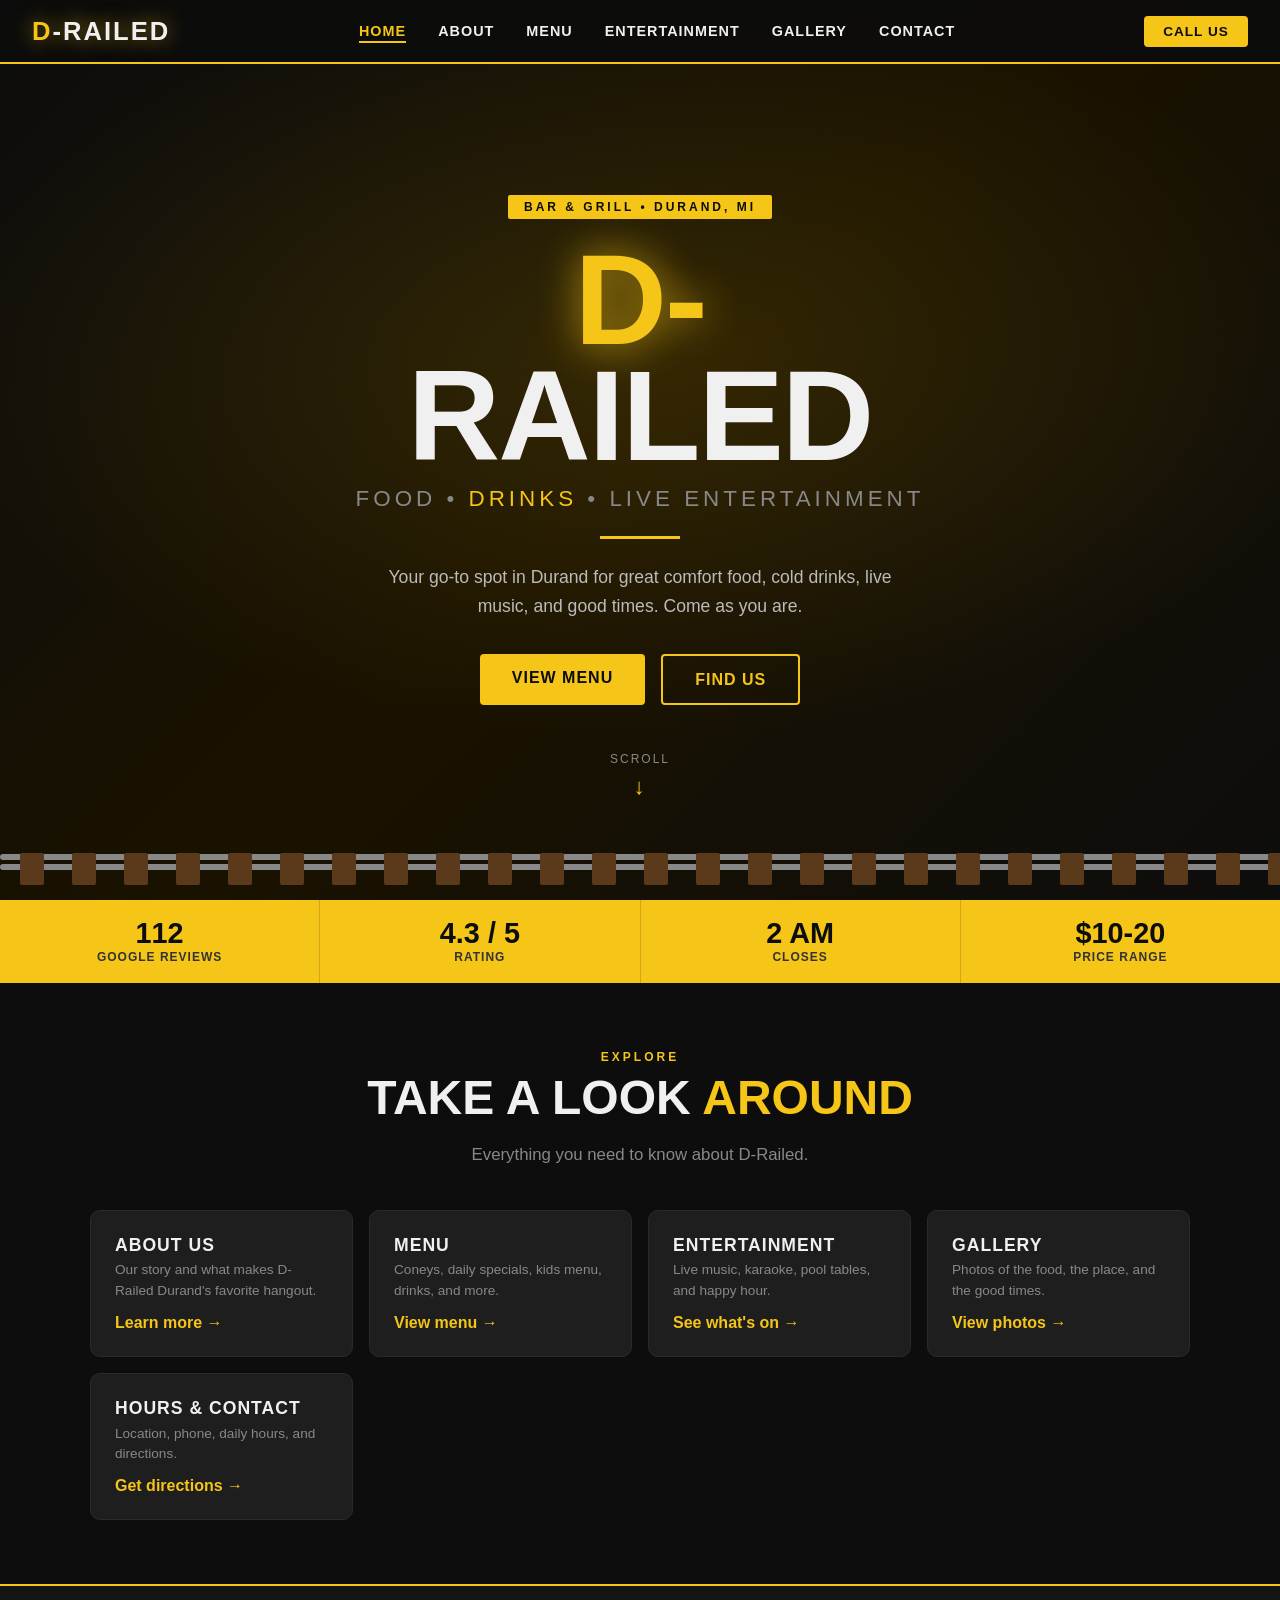
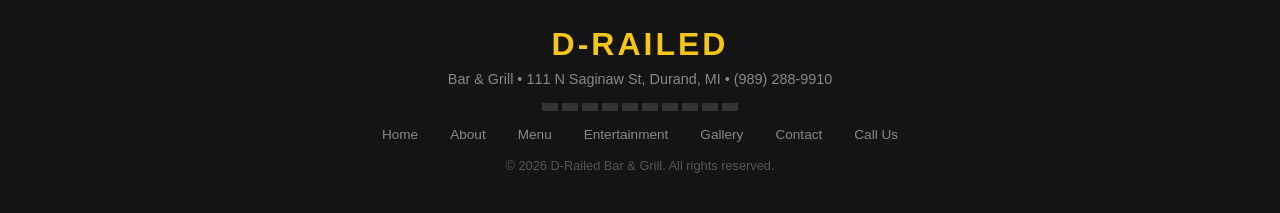
<file: index.html>
<!DOCTYPE html>
<html lang="en">
<head>
  <meta charset="UTF-8" />
  <meta name="viewport" content="width=device-width, initial-scale=1.0" />
  <title>D-Railed Bar &amp; Grill | Durand, MI | Coney Dogs, Live Music, Happy Hour</title>
  <meta name="description" content="D-Railed Bar &amp; Grill in Durand, Michigan. Flint-style coney dogs, taco salad, daily food specials, live music, karaoke, pool tables, and happy hour. Open until 2 AM. Call (989) 288-9910." />
  <meta name="keywords" content="D-Railed Bar and Grill, Durand MI restaurant, Durand bar, coney dogs Durand, live music Durand Michigan, karaoke Durand, happy hour, fish friday Durand, taco tuesday Durand, pool tables, Flint coney" />
  <meta name="author" content="D-Railed Bar &amp; Grill" />
  <meta name="robots" content="index, follow" />

  <meta property="og:type" content="restaurant.restaurant" />
  <meta property="og:title" content="D-Railed Bar &amp; Grill | Durand, MI" />
  <meta property="og:description" content="Durand's favorite local hangout. Coney dogs, daily specials, live music, karaoke, and pool. Open till 2 AM." />
  <meta property="og:image" content="https://i.postimg.cc/j2kScFvh/Screenshot-2026-05-09-at-5-13-48-PM.png" />
  <meta property="og:locale" content="en_US" />

  <meta name="geo.region" content="US-MI" />
  <meta name="geo.placename" content="Durand" />
  <meta name="geo.position" content="42.9155;-84.0019" />
  <meta name="ICBM" content="42.9155, -84.0019" />

  <script type="application/ld+json">
  {
    "@context": "https://schema.org",
    "@type": "BarOrPub",
    "name": "D-Railed Bar & Grill",
    "image": "https://i.postimg.cc/j2kScFvh/Screenshot-2026-05-09-at-5-13-48-PM.png",
    "description": "Casual tavern in Durand, Michigan offering Flint-style coney dogs, comfort food, daily specials, happy hour, live music, karaoke, and pool tables.",
    "telephone": "+1-989-288-9910",
    "priceRange": "$10-$20",
    "servesCuisine": ["American", "Bar Food", "Comfort Food"],
    "address": {
      "@type": "PostalAddress",
      "streetAddress": "111 N Saginaw St",
      "addressLocality": "Durand",
      "addressRegion": "MI",
      "postalCode": "48429",
      "addressCountry": "US"
    },
    "geo": {
      "@type": "GeoCoordinates",
      "latitude": 42.9155,
      "longitude": -84.0019
    },
    "openingHoursSpecification": [{
      "@type": "OpeningHoursSpecification",
      "dayOfWeek": ["Monday","Tuesday","Wednesday","Thursday","Friday","Saturday","Sunday"],
      "opens": "11:00",
      "closes": "02:00"
    }],
    "aggregateRating": {
      "@type": "AggregateRating",
      "ratingValue": "4.3",
      "reviewCount": "435"
    }
  }
  </script>

  <link rel="stylesheet" href="styles.css" />
</head>
<body>

<nav id="nav">
  <a href="index.html" class="nav-logo">D<span>-Railed</span></a>
  <ul class="nav-links" id="navLinks">
    <li><a href="index.html">Home</a></li>
    <li><a href="about.html">About</a></li>
    <li><a href="menu.html">Menu</a></li>
    <li><a href="entertainment.html">Entertainment</a></li>
    <li><a href="gallery.html">Gallery</a></li>
    <li><a href="contact.html">Contact</a></li>
  </ul>
  <a href="tel:9892889910" class="nav-cta">Call Us</a>
  <div class="hamburger" onclick="toggleMenu()">
    <span></span><span></span><span></span>
  </div>
</nav>

<main>

<section id="hero">
  <div class="hero-bg-glow"></div>
  <div class="sparks" id="sparks"></div>
  <div class="track-layer">
    <div class="track-rail"></div>
    <div class="track-rail"></div>
    <div class="track-ties" id="ties"></div>
  </div>

  <div class="hero-content">
    <div class="hero-tag">Bar &amp; Grill &bull; Durand, MI</div>
    <h1 class="hero-title">
      <div class="d">D-</div>
      <div class="railed">Railed</div>
    </h1>
    <p class="hero-sub">Food &bull; <span>Drinks</span> &bull; Live Entertainment</p>
    <div class="hero-divider"></div>
    <p class="hero-desc">
      Your go-to spot in Durand for great comfort food, cold drinks, live music, and good times. Come as you are.
    </p>
    <div class="hero-btns">
      <a href="menu.html" class="btn-primary">View Menu</a>
      <a href="contact.html" class="btn-outline">Find Us</a>
    </div>
  </div>

  <div class="hero-scroll">
    <span>Scroll</span>
    <span class="arrow">&#8595;</span>
  </div>
</section>

<div class="stats-bar">
  <div class="stat-item">
    <div class="stat-num" data-count="435">0</div>
    <div class="stat-label">Google Reviews</div>
  </div>
  <div class="stat-item">
    <div class="stat-num">4.3 / 5</div>
    <div class="stat-label">Rating</div>
  </div>
  <div class="stat-item">
    <div class="stat-num">2 AM</div>
    <div class="stat-label">Closes</div>
  </div>
  <div class="stat-item">
    <div class="stat-num">$10-20</div>
    <div class="stat-label">Price Range</div>
  </div>
</div>

<section>
  <div class="container">
    <div class="reveal" style="text-align:center;">
      <span class="section-tag">Explore</span>
      <h2 class="section-title">Take a Look <em>Around</em></h2>
      <p class="section-desc" style="margin:0 auto;">Everything you need to know about D-Railed.</p>
    </div>
    <div class="page-links">
      <a href="about.html" class="page-link-card reveal">
        <h4>About Us</h4>
        <p>Our story and what makes D-Railed Durand's favorite hangout.</p>
        <span class="arrow">Learn more &rarr;</span>
      </a>
      <a href="menu.html" class="page-link-card reveal" style="transition-delay:0.1s">
        <h4>Menu</h4>
        <p>Coneys, daily specials, kids menu, drinks, and more.</p>
        <span class="arrow">View menu &rarr;</span>
      </a>
      <a href="entertainment.html" class="page-link-card reveal" style="transition-delay:0.2s">
        <h4>Entertainment</h4>
        <p>Live music, karaoke, pool tables, and happy hour.</p>
        <span class="arrow">See what's on &rarr;</span>
      </a>
      <a href="gallery.html" class="page-link-card reveal" style="transition-delay:0.3s">
        <h4>Gallery</h4>
        <p>Photos of the food, the place, and the good times.</p>
        <span class="arrow">View photos &rarr;</span>
      </a>
      <a href="contact.html" class="page-link-card reveal" style="transition-delay:0.4s">
        <h4>Hours &amp; Contact</h4>
        <p>Location, phone, daily hours, and directions.</p>
        <span class="arrow">Get directions &rarr;</span>
      </a>
    </div>
  </div>
</section>

</main>

<footer>
  <div class="footer-logo">D-Railed</div>
  <div class="footer-tagline">Bar &amp; Grill &bull; 111 N Saginaw St, Durand, MI &bull; (989) 288-9910</div>
  <div class="footer-track">
    <span></span><span></span><span></span><span></span><span></span>
    <span></span><span></span><span></span><span></span><span></span>
  </div>
  <div class="footer-links">
    <a href="index.html">Home</a>
    <a href="about.html">About</a>
    <a href="menu.html">Menu</a>
    <a href="entertainment.html">Entertainment</a>
    <a href="gallery.html">Gallery</a>
    <a href="contact.html">Contact</a>
    <a href="tel:9892889910">Call Us</a>
  </div>
  <div class="footer-copy">&copy; 2026 D-Railed Bar &amp; Grill. All rights reserved.</div>
</footer>

<script src="script.js"></script>
</body>
</html>
</file>
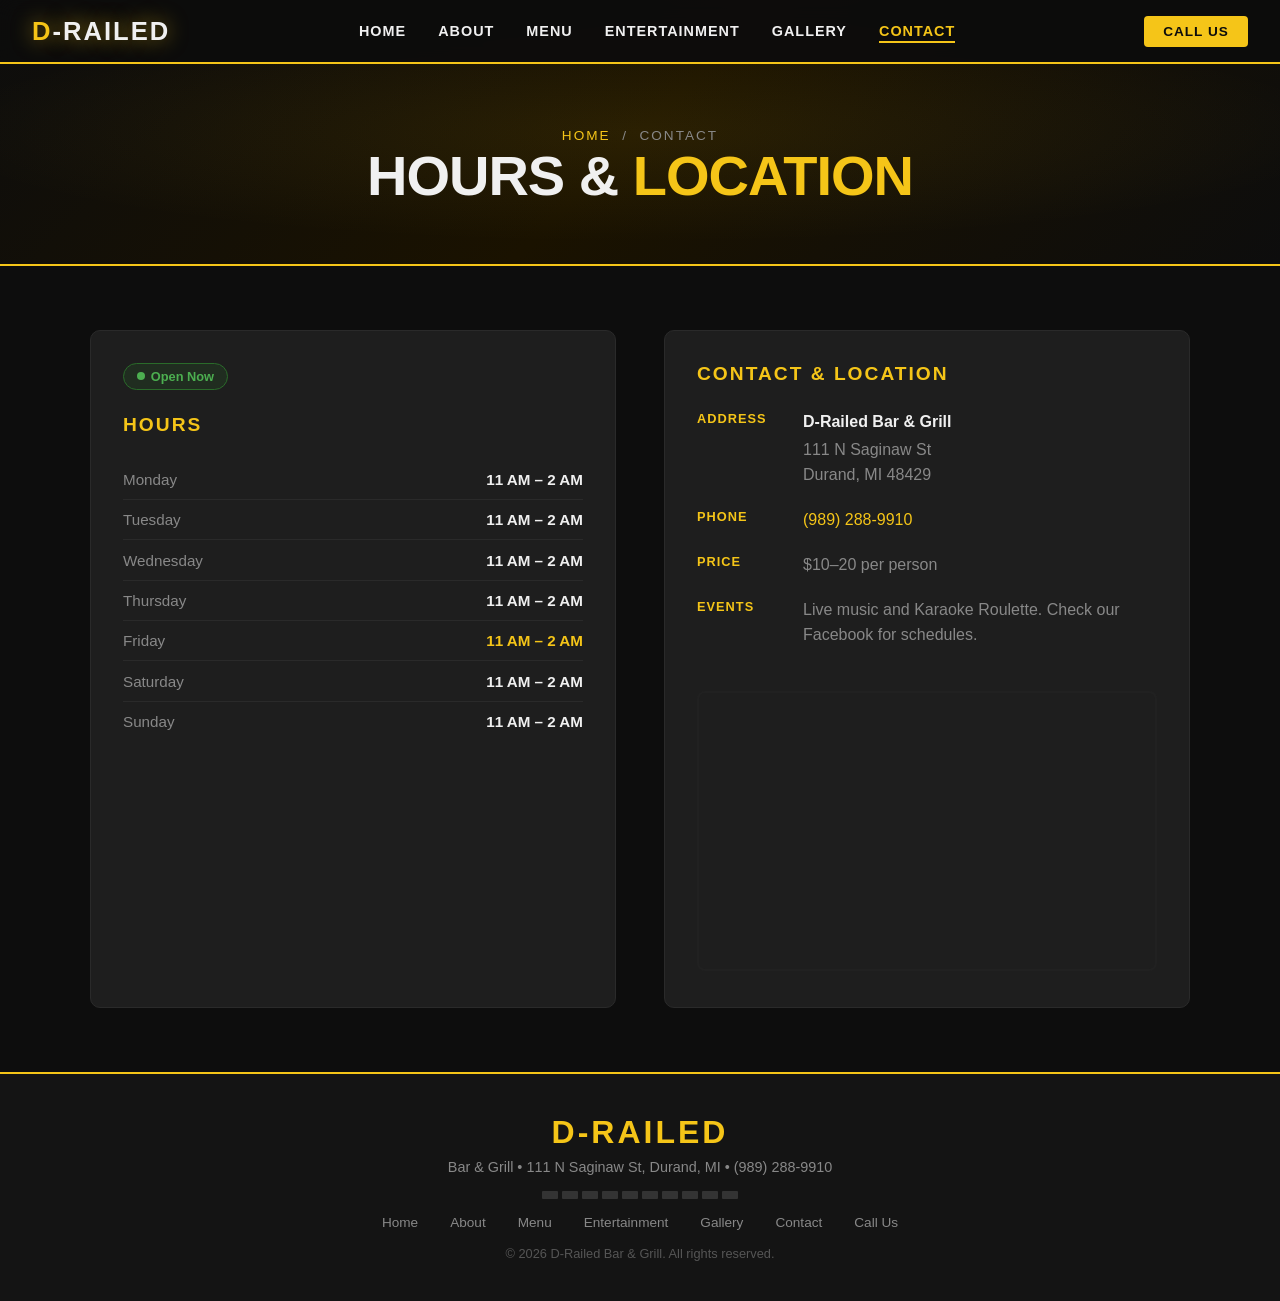
<file: contact.html>
<!DOCTYPE html>
<html lang="en">
<head>
  <meta charset="UTF-8" />
  <meta name="viewport" content="width=device-width, initial-scale=1.0" />
  <title>Contact &amp; Hours | D-Railed Bar &amp; Grill | Durand, MI</title>
  <meta name="description" content="D-Railed Bar &amp; Grill location, hours, and phone. 111 N Saginaw St, Durand, MI 48429. Call (989) 288-9910. Open until 2 AM daily." />
  <link rel="stylesheet" href="styles.css" />
</head>
<body>

<nav id="nav">
  <a href="index.html" class="nav-logo">D<span>-Railed</span></a>
  <ul class="nav-links" id="navLinks">
    <li><a href="index.html">Home</a></li>
    <li><a href="about.html">About</a></li>
    <li><a href="menu.html">Menu</a></li>
    <li><a href="entertainment.html">Entertainment</a></li>
    <li><a href="gallery.html">Gallery</a></li>
    <li><a href="contact.html">Contact</a></li>
  </ul>
  <a href="tel:9892889910" class="nav-cta">Call Us</a>
  <div class="hamburger" onclick="toggleMenu()">
    <span></span><span></span><span></span>
  </div>
</nav>

<header class="page-header">
  <div class="page-header-content">
    <div class="crumb"><a href="index.html">Home</a> &nbsp;/&nbsp; Contact</div>
    <h1>Hours &amp; <em>Location</em></h1>
  </div>
</header>

<main>
<section>
  <div class="container">
    <div class="contact-grid">

      <div class="hours-card reveal">
        <div class="open-badge">
          <span class="open-dot"></span>
          Open Now
        </div>
        <h3>Hours</h3>
        <div class="hours-row"><span class="hours-day">Monday</span><span class="hours-time">11 AM &ndash; 2 AM</span></div>
        <div class="hours-row"><span class="hours-day">Tuesday</span><span class="hours-time">11 AM &ndash; 2 AM</span></div>
        <div class="hours-row"><span class="hours-day">Wednesday</span><span class="hours-time">11 AM &ndash; 2 AM</span></div>
        <div class="hours-row"><span class="hours-day">Thursday</span><span class="hours-time">11 AM &ndash; 2 AM</span></div>
        <div class="hours-row"><span class="hours-day">Friday</span><span class="hours-time today">11 AM &ndash; 2 AM</span></div>
        <div class="hours-row"><span class="hours-day">Saturday</span><span class="hours-time">11 AM &ndash; 2 AM</span></div>
        <div class="hours-row"><span class="hours-day">Sunday</span><span class="hours-time">11 AM &ndash; 2 AM</span></div>
      </div>

      <div class="info-card reveal" style="transition-delay:0.15s">
        <h3>Contact &amp; Location</h3>
        <div class="info-item">
          <div class="info-label">Address</div>
          <div class="info-text">
            <strong>D-Railed Bar &amp; Grill</strong>
            111 N Saginaw St<br />Durand, MI 48429
          </div>
        </div>
        <div class="info-item">
          <div class="info-label">Phone</div>
          <div class="info-text"><a href="tel:9892889910">(989) 288-9910</a></div>
        </div>
        <div class="info-item">
          <div class="info-label">Price</div>
          <div class="info-text">$10&ndash;20 per person</div>
        </div>
        <div class="info-item">
          <div class="info-label">Events</div>
          <div class="info-text">Live music and Karaoke Roulette. Check our Facebook for schedules.</div>
        </div>
        <iframe class="map-embed"
          src="https://www.google.com/maps/embed?pb=!1m18!1m12!1m3!1d2920.7!2d-84.0019!3d42.9155!2m3!1f0!2f0!3f0!3m2!1i1024!2i768!4f13.1!3m3!1m2!1s0x0%3A0x0!2s111+N+Saginaw+St%2C+Durand%2C+MI+48429!5e0!3m2!1sen!2sus!4v1"
          allowfullscreen="" loading="lazy" referrerpolicy="no-referrer-when-downgrade"
          title="D-Railed Bar and Grill location map"></iframe>
      </div>

    </div>
  </div>
</section>
</main>

<footer>
  <div class="footer-logo">D-Railed</div>
  <div class="footer-tagline">Bar &amp; Grill &bull; 111 N Saginaw St, Durand, MI &bull; (989) 288-9910</div>
  <div class="footer-track">
    <span></span><span></span><span></span><span></span><span></span>
    <span></span><span></span><span></span><span></span><span></span>
  </div>
  <div class="footer-links">
    <a href="index.html">Home</a>
    <a href="about.html">About</a>
    <a href="menu.html">Menu</a>
    <a href="entertainment.html">Entertainment</a>
    <a href="gallery.html">Gallery</a>
    <a href="contact.html">Contact</a>
    <a href="tel:9892889910">Call Us</a>
  </div>
  <div class="footer-copy">&copy; 2026 D-Railed Bar &amp; Grill. All rights reserved.</div>
</footer>

<script src="script.js"></script>
</body>
</html>
</file>
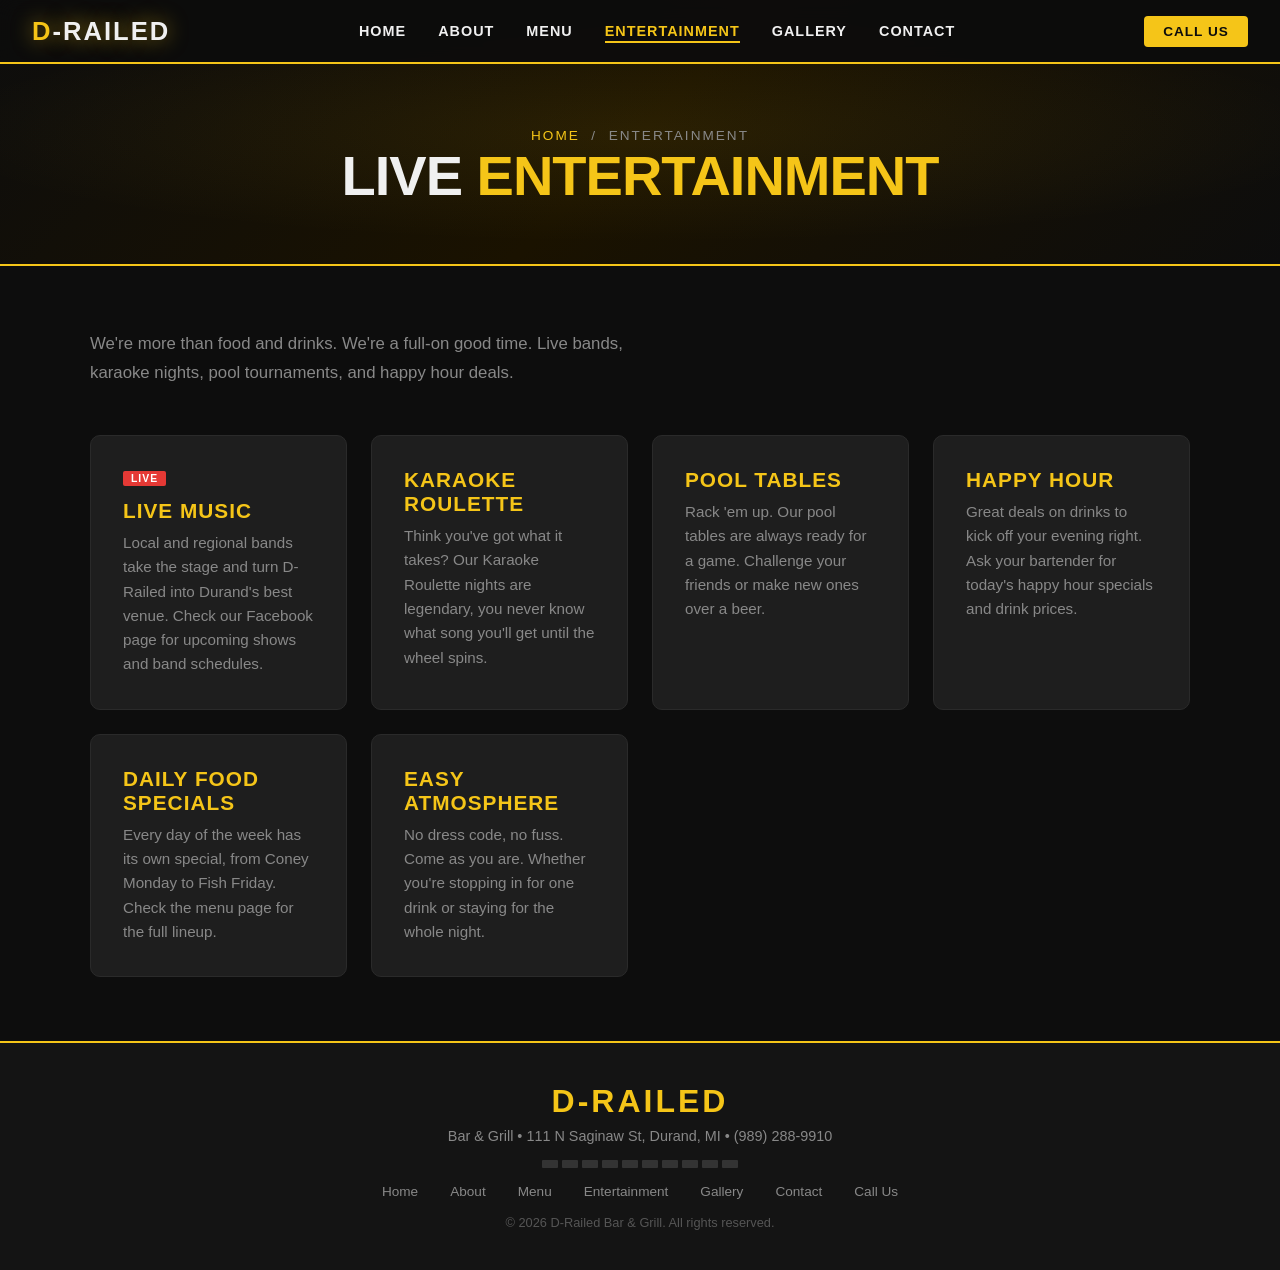
<file: entertainment.html>
<!DOCTYPE html>
<html lang="en">
<head>
  <meta charset="UTF-8" />
  <meta name="viewport" content="width=device-width, initial-scale=1.0" />
  <title>Entertainment | D-Railed Bar &amp; Grill | Durand, MI</title>
  <meta name="description" content="Live music, Karaoke Roulette, pool tables, and happy hour at D-Railed Bar &amp; Grill in Durand, Michigan." />
  <link rel="stylesheet" href="styles.css" />
</head>
<body>

<nav id="nav">
  <a href="index.html" class="nav-logo">D<span>-Railed</span></a>
  <ul class="nav-links" id="navLinks">
    <li><a href="index.html">Home</a></li>
    <li><a href="about.html">About</a></li>
    <li><a href="menu.html">Menu</a></li>
    <li><a href="entertainment.html">Entertainment</a></li>
    <li><a href="gallery.html">Gallery</a></li>
    <li><a href="contact.html">Contact</a></li>
  </ul>
  <a href="tel:9892889910" class="nav-cta">Call Us</a>
  <div class="hamburger" onclick="toggleMenu()">
    <span></span><span></span><span></span>
  </div>
</nav>

<header class="page-header">
  <div class="page-header-content">
    <div class="crumb"><a href="index.html">Home</a> &nbsp;/&nbsp; Entertainment</div>
    <h1>Live <em>Entertainment</em></h1>
  </div>
</header>

<main>
<section>
  <div class="container">
    <p class="section-desc" style="margin-bottom:3rem;">We're more than food and drinks. We're a full-on good time. Live bands, karaoke nights, pool tournaments, and happy hour deals.</p>
    <div class="ent-grid">

      <div class="ent-card reveal">
        <div class="ent-live-tag">Live</div>
        <h3>Live Music</h3>
        <p>Local and regional bands take the stage and turn D-Railed into Durand's best venue. Check our Facebook page for upcoming shows and band schedules.</p>
      </div>

      <div class="ent-card reveal" style="transition-delay:0.1s">
        <h3>Karaoke Roulette</h3>
        <p>Think you've got what it takes? Our Karaoke Roulette nights are legendary, you never know what song you'll get until the wheel spins.</p>
      </div>

      <div class="ent-card reveal" style="transition-delay:0.2s">
        <h3>Pool Tables</h3>
        <p>Rack 'em up. Our pool tables are always ready for a game. Challenge your friends or make new ones over a beer.</p>
      </div>

      <div class="ent-card reveal" style="transition-delay:0.3s">
        <h3>Happy Hour</h3>
        <p>Great deals on drinks to kick off your evening right. Ask your bartender for today's happy hour specials and drink prices.</p>
      </div>

      <div class="ent-card reveal" style="transition-delay:0.4s">
        <h3>Daily Food Specials</h3>
        <p>Every day of the week has its own special, from Coney Monday to Fish Friday. Check the menu page for the full lineup.</p>
      </div>

      <div class="ent-card reveal" style="transition-delay:0.5s">
        <h3>Easy Atmosphere</h3>
        <p>No dress code, no fuss. Come as you are. Whether you're stopping in for one drink or staying for the whole night.</p>
      </div>

    </div>
  </div>
</section>
</main>

<footer>
  <div class="footer-logo">D-Railed</div>
  <div class="footer-tagline">Bar &amp; Grill &bull; 111 N Saginaw St, Durand, MI &bull; (989) 288-9910</div>
  <div class="footer-track">
    <span></span><span></span><span></span><span></span><span></span>
    <span></span><span></span><span></span><span></span><span></span>
  </div>
  <div class="footer-links">
    <a href="index.html">Home</a>
    <a href="about.html">About</a>
    <a href="menu.html">Menu</a>
    <a href="entertainment.html">Entertainment</a>
    <a href="gallery.html">Gallery</a>
    <a href="contact.html">Contact</a>
    <a href="tel:9892889910">Call Us</a>
  </div>
  <div class="footer-copy">&copy; 2026 D-Railed Bar &amp; Grill. All rights reserved.</div>
</footer>

<script src="script.js"></script>
</body>
</html>
</file>
<file: styles.css>
/* ── Reset & Base ── */
*, *::before, *::after { box-sizing: border-box; margin: 0; padding: 0; }
:root {
  --yellow: #F5C518;
  --yellow-dark: #d4a917;
  --black: #0d0d0d;
  --dark: #141414;
  --dark2: #1e1e1e;
  --green: #2a6b2a;
  --white: #f0f0f0;
  --gray: #888;
}
html { scroll-behavior: smooth; }
body {
  font-family: 'Segoe UI', Arial, sans-serif;
  background: var(--black);
  color: var(--white);
  overflow-x: hidden;
  min-height: 100vh;
  display: flex;
  flex-direction: column;
}
main { flex: 1; }

::-webkit-scrollbar { width: 6px; }
::-webkit-scrollbar-track { background: var(--dark); }
::-webkit-scrollbar-thumb { background: var(--yellow); border-radius: 3px; }

/* ── NAV ── */
nav {
  position: fixed; top: 0; left: 0; right: 0; z-index: 1000;
  display: flex; align-items: center; justify-content: space-between;
  padding: 0 2rem; height: 64px;
  background: rgba(13, 13, 13, 0.92);
  backdrop-filter: blur(10px);
  border-bottom: 2px solid var(--yellow);
  transition: box-shadow 0.3s;
}
nav.scrolled { box-shadow: 0 4px 30px rgba(245,197,24,0.25); }
.nav-logo {
  font-size: 1.6rem; font-weight: 900; letter-spacing: 2px;
  color: var(--yellow); text-transform: uppercase;
  text-shadow: 0 0 20px rgba(245,197,24,0.6);
  text-decoration: none;
}
.nav-logo span { color: var(--white); }
.nav-links { display: flex; gap: 2rem; list-style: none; }
.nav-links a {
  color: var(--white); text-decoration: none; font-weight: 600;
  font-size: 0.9rem; letter-spacing: 1px; text-transform: uppercase;
  position: relative; padding-bottom: 4px; transition: color 0.2s;
}
.nav-links a::after {
  content: ''; position: absolute; bottom: 0; left: 0; right: 100%;
  height: 2px; background: var(--yellow); transition: right 0.3s ease;
}
.nav-links a:hover { color: var(--yellow); }
.nav-links a:hover::after, .nav-links a.active::after { right: 0; }
.nav-links a.active { color: var(--yellow); }
.nav-cta {
  background: var(--yellow); color: var(--black);
  border: none; padding: 0.5rem 1.2rem; border-radius: 4px;
  font-weight: 800; font-size: 0.85rem; letter-spacing: 1px;
  cursor: pointer; text-decoration: none; text-transform: uppercase;
  transition: transform 0.2s, box-shadow 0.2s;
}
.nav-cta:hover { transform: translateY(-2px); box-shadow: 0 6px 20px rgba(245,197,24,0.5); }
.hamburger { display: none; flex-direction: column; gap: 5px; cursor: pointer; }
.hamburger span { display: block; width: 24px; height: 2px; background: var(--yellow); transition: all 0.3s; }

/* ── PAGE HEADER (non-home pages) ── */
.page-header {
  padding: 8rem 2rem 3rem;
  text-align: center;
  background: linear-gradient(135deg, #0d0d0d 0%, #1a1200 50%, #0d0d0d 100%);
  border-bottom: 2px solid var(--yellow);
  position: relative;
  overflow: hidden;
}
.page-header::before {
  content: '';
  position: absolute; inset: 0;
  background: radial-gradient(ellipse 80% 60% at 50% 50%, rgba(245,197,24,0.08) 0%, transparent 70%);
}
.page-header-content { position: relative; z-index: 1; }
.page-header h1 {
  font-size: clamp(2.2rem, 5vw, 3.5rem);
  font-weight: 900; text-transform: uppercase; letter-spacing: -1px;
  margin-bottom: 0.5rem;
}
.page-header h1 em { color: var(--yellow); font-style: normal; }
.page-header .crumb {
  color: var(--gray); font-size: 0.85rem; letter-spacing: 2px; text-transform: uppercase;
}
.page-header .crumb a { color: var(--yellow); text-decoration: none; }
.page-header .crumb a:hover { text-decoration: underline; }

/* ── HERO ── */
#hero {
  position: relative; min-height: 100vh;
  display: flex; align-items: center; justify-content: center;
  overflow: hidden;
  background: linear-gradient(135deg, #0d0d0d 0%, #1a1200 50%, #0d0d0d 100%);
  padding-top: 64px;
}
.hero-bg-glow {
  position: absolute; inset: 0; pointer-events: none;
  background: radial-gradient(ellipse 80% 60% at 50% 40%, rgba(245,197,24,0.12) 0%, transparent 70%);
  animation: glow-pulse 4s ease-in-out infinite;
}
@keyframes glow-pulse { 0%, 100% { opacity: 0.7; } 50% { opacity: 1; } }

.track-layer {
  position: absolute; bottom: 0; left: 0; right: 0;
  height: 90px; overflow: hidden; pointer-events: none;
}
.track-rail {
  position: absolute; bottom: 30px; left: 0; right: 0; height: 6px;
  background: #888; border-radius: 3px;
}
.track-rail:first-child { bottom: 40px; }
.track-rail:last-child { bottom: 22px; }
.track-ties {
  position: absolute; bottom: 15px; left: -100%;
  display: flex; gap: 28px;
  animation: ties-move 3s linear infinite;
}
.track-ties span {
  display: block; width: 24px; height: 32px;
  background: #5a3a1a; border-radius: 2px; flex-shrink: 0;
}
@keyframes ties-move {
  0% { transform: translateX(0); }
  100% { transform: translateX(50%); }
}

.sparks { position: absolute; inset: 0; pointer-events: none; }
.spark {
  position: absolute; width: 3px; height: 3px;
  background: var(--yellow); border-radius: 50%;
  animation: spark-float linear infinite; opacity: 0;
}
@keyframes spark-float {
  0% { transform: translateY(0) translateX(0) scale(1); opacity: 1; }
  100% { transform: translateY(-120px) translateX(var(--dx, 40px)) scale(0); opacity: 0; }
}

.hero-content {
  position: relative; z-index: 2;
  text-align: center; padding: 2rem;
}
.hero-tag {
  display: inline-block;
  background: var(--yellow); color: var(--black);
  font-size: 0.75rem; font-weight: 800; letter-spacing: 3px;
  text-transform: uppercase; padding: 0.3rem 1rem; border-radius: 2px;
  margin-bottom: 1.5rem;
  animation: tag-pop 0.6s ease 0.3s both;
}
@keyframes tag-pop {
  from { transform: scale(0.5); opacity: 0; }
  to { transform: scale(1); opacity: 1; }
}
.hero-title {
  font-size: clamp(3.5rem, 10vw, 8rem);
  font-weight: 900; line-height: 0.9;
  text-transform: uppercase; letter-spacing: -2px;
  animation: title-rise 0.9s ease 0.5s both;
}
.hero-title .d { color: var(--yellow); text-shadow: 0 0 40px rgba(245,197,24,0.8); }
.hero-title .railed { color: var(--white); }
@keyframes title-rise {
  from { transform: translateY(60px); opacity: 0; }
  to { transform: translateY(0); opacity: 1; }
}
.hero-sub {
  font-size: clamp(1rem, 2.5vw, 1.4rem);
  color: var(--gray); letter-spacing: 4px; text-transform: uppercase;
  margin-top: 0.8rem;
  animation: title-rise 0.9s ease 0.7s both;
}
.hero-sub span { color: var(--yellow); }
.hero-divider {
  width: 80px; height: 3px; background: var(--yellow);
  margin: 1.5rem auto;
  animation: expand-line 0.8s ease 1s both;
}
@keyframes expand-line { from { width: 0; } to { width: 80px; } }
.hero-desc {
  font-size: 1.1rem; color: #bbb; max-width: 520px; margin: 0 auto 2rem;
  line-height: 1.7;
  animation: title-rise 0.9s ease 1.1s both;
}
.hero-btns {
  display: flex; gap: 1rem; justify-content: center; flex-wrap: wrap;
  animation: title-rise 0.9s ease 1.3s both;
}

.btn-primary {
  background: var(--yellow); color: var(--black);
  border: none; padding: 0.9rem 2rem; border-radius: 4px;
  font-weight: 800; font-size: 1rem; letter-spacing: 1px;
  cursor: pointer; text-decoration: none; text-transform: uppercase;
  transition: transform 0.2s, box-shadow 0.2s;
  display: inline-block;
}
.btn-primary:hover { transform: translateY(-3px); box-shadow: 0 8px 30px rgba(245,197,24,0.5); }
.btn-outline {
  background: transparent; color: var(--yellow);
  border: 2px solid var(--yellow); padding: 0.9rem 2rem; border-radius: 4px;
  font-weight: 800; font-size: 1rem; letter-spacing: 1px;
  cursor: pointer; text-decoration: none; text-transform: uppercase;
  transition: all 0.2s; display: inline-block;
}
.btn-outline:hover { background: var(--yellow); color: var(--black); transform: translateY(-3px); }

.hero-scroll {
  position: absolute; bottom: 100px; left: 50%; transform: translateX(-50%);
  display: flex; flex-direction: column; align-items: center; gap: 8px;
  color: var(--gray); font-size: 0.75rem; letter-spacing: 2px; text-transform: uppercase;
  animation: bounce-down 2s ease infinite;
}
.hero-scroll .arrow { font-size: 1.4rem; color: var(--yellow); }
@keyframes bounce-down {
  0%, 100% { transform: translateX(-50%) translateY(0); }
  50% { transform: translateX(-50%) translateY(8px); }
}

/* ── STATS BAR ── */
.stats-bar {
  background: var(--yellow);
  display: flex; justify-content: center; flex-wrap: wrap;
}
.stat-item {
  padding: 1.2rem 2.5rem; text-align: center;
  border-right: 1px solid rgba(0,0,0,0.15);
  flex: 1; min-width: 140px;
}
.stat-item:last-child { border-right: none; }
.stat-num { font-size: 1.8rem; font-weight: 900; color: var(--black); line-height: 1; }
.stat-label { font-size: 0.75rem; font-weight: 700; color: #333; letter-spacing: 1px; text-transform: uppercase; margin-top: 2px; }

/* ── SECTION BASE ── */
section { padding: 4rem 2rem; }
.container { max-width: 1100px; margin: 0 auto; }
.section-tag {
  display: inline-block;
  color: var(--yellow); font-size: 0.75rem; font-weight: 800;
  letter-spacing: 3px; text-transform: uppercase;
  margin-bottom: 0.5rem;
}
.section-title {
  font-size: clamp(2rem, 5vw, 3rem);
  font-weight: 900; text-transform: uppercase; line-height: 1.1;
  margin-bottom: 1rem;
}
.section-title em { color: var(--yellow); font-style: normal; }
.section-desc { color: var(--gray); font-size: 1.05rem; line-height: 1.7; max-width: 560px; }

/* ── ABOUT ── */
.about-grid {
  display: grid; grid-template-columns: 1fr 1fr;
  gap: 4rem; align-items: center;
}
.about-img-wrap { position: relative; border-radius: 8px; overflow: hidden; }
.about-img {
  width: 100%; aspect-ratio: 4/3; object-fit: cover;
  border-radius: 8px; border: 3px solid var(--yellow); display: block;
}
.about-badge {
  position: absolute; bottom: -16px; right: -16px;
  width: 90px; height: 90px; border-radius: 50%;
  background: var(--yellow); color: var(--black);
  display: flex; flex-direction: column; align-items: center; justify-content: center;
  font-weight: 900; line-height: 1; box-shadow: 0 4px 20px rgba(245,197,24,0.5);
  animation: spin-slow 8s linear infinite;
}
@keyframes spin-slow { from { transform: rotate(0deg); } to { transform: rotate(360deg); } }
.about-badge .num { font-size: 1.6rem; }
.about-badge .txt { font-size: 0.55rem; letter-spacing: 1px; text-align: center; }
.about-text h3 { font-size: 1.8rem; font-weight: 900; margin-bottom: 1rem; }
.about-text p { color: var(--gray); line-height: 1.8; margin-bottom: 1rem; }
.feature-pills { display: flex; flex-wrap: wrap; gap: 0.6rem; margin-top: 1.5rem; }
.pill {
  background: rgba(245,197,24,0.1); border: 1px solid rgba(245,197,24,0.3);
  color: var(--yellow); padding: 0.4rem 1rem; border-radius: 20px;
  font-size: 0.85rem; font-weight: 700; transition: all 0.2s;
}
.pill:hover { background: var(--yellow); color: var(--black); }

/* ── MENU ── */
.menu-tabs {
  display: flex; gap: 0.5rem; flex-wrap: wrap; margin: 2rem 0;
}
.tab {
  padding: 0.5rem 1.2rem; border-radius: 4px; cursor: pointer;
  background: var(--dark2); color: var(--gray); border: 1px solid #333;
  font-weight: 700; font-size: 0.85rem; letter-spacing: 1px; text-transform: uppercase;
  transition: all 0.2s;
}
.tab.active { background: var(--yellow); color: var(--black); border-color: var(--yellow); }
.tab:hover:not(.active) { border-color: var(--yellow); color: var(--yellow); }
.menu-grid {
  display: grid; grid-template-columns: repeat(auto-fill, minmax(300px, 1fr));
  gap: 1.5rem;
}
.menu-card {
  background: var(--dark2); border-radius: 10px; overflow: hidden;
  border: 1px solid #2a2a2a;
  transition: transform 0.3s, border-color 0.3s, box-shadow 0.3s;
}
.menu-card:hover {
  transform: translateY(-6px);
  border-color: var(--yellow);
  box-shadow: 0 12px 40px rgba(245,197,24,0.2);
}
.menu-card-img {
  width: 100%; height: 200px; object-fit: cover; display: block;
}
.menu-card-img-fallback {
  width: 100%; height: 200px;
  background: linear-gradient(135deg, #1a1200, #2a2000);
  display: flex; align-items: center; justify-content: center;
  color: var(--yellow); font-weight: 900; font-size: 0.85rem;
  letter-spacing: 2px; text-transform: uppercase;
}
.menu-card-body { padding: 1.2rem; }
.menu-card-name { font-size: 1.1rem; font-weight: 800; margin-bottom: 0.4rem; }
.menu-card-desc { color: var(--gray); font-size: 0.9rem; line-height: 1.5; margin-bottom: 0.8rem; }
.menu-card-price { color: var(--yellow); font-weight: 900; font-size: 1.1rem; }
.menu-card-badge {
  display: inline-block; background: var(--yellow); color: var(--black);
  font-size: 0.65rem; font-weight: 800; letter-spacing: 1px; text-transform: uppercase;
  padding: 2px 8px; border-radius: 2px; margin-left: 0.5rem; vertical-align: middle;
}

/* ── ENTERTAINMENT ── */
.ent-grid {
  display: grid; grid-template-columns: repeat(auto-fill, minmax(240px, 1fr));
  gap: 1.5rem;
}
.ent-card {
  background: var(--dark2); border-radius: 10px; padding: 2rem;
  border: 1px solid #2a2a2a;
  transition: all 0.3s; position: relative; overflow: hidden;
}
.ent-card::before {
  content: ''; position: absolute; top: 0; left: -100%; width: 100%; height: 3px;
  background: var(--yellow); transition: left 0.4s ease;
}
.ent-card:hover::before { left: 0; }
.ent-card:hover { transform: translateY(-4px); box-shadow: 0 10px 30px rgba(0,0,0,0.4); border-color: #3a3a3a; }
.ent-card h3 { font-size: 1.3rem; font-weight: 900; margin-bottom: 0.5rem; color: var(--yellow); text-transform: uppercase; letter-spacing: 1px; }
.ent-card p { color: var(--gray); font-size: 0.95rem; line-height: 1.6; }
.ent-live-tag {
  display: inline-block; background: #e53935; color: #fff;
  font-size: 0.65rem; font-weight: 800; letter-spacing: 1px;
  padding: 2px 8px; border-radius: 2px; text-transform: uppercase;
  margin-bottom: 0.8rem; animation: blink 1.5s ease-in-out infinite;
}
@keyframes blink { 0%, 100% { opacity: 1; } 50% { opacity: 0.4; } }

/* ── GALLERY ── */
.gallery-grid {
  display: grid;
  grid-template-columns: repeat(3, 1fr);
  gap: 12px;
}
.gallery-item {
  border-radius: 8px; overflow: hidden; position: relative;
  cursor: pointer;
}
.gallery-item:first-child { grid-column: span 2; grid-row: span 2; }
.gallery-item img {
  width: 100%; height: 280px; object-fit: cover;
  display: block; transition: transform 0.4s;
}
.gallery-item:first-child img { height: 572px; }
.gallery-item:hover img { transform: scale(1.05); }
.gallery-overlay {
  position: absolute; inset: 0;
  background: linear-gradient(to top, rgba(0,0,0,0.85), transparent 60%);
  opacity: 0; transition: opacity 0.3s;
  display: flex; align-items: flex-end; padding: 1.2rem;
}
.gallery-item:hover .gallery-overlay { opacity: 1; }
.gallery-overlay span { color: var(--yellow); font-weight: 800; font-size: 1rem; letter-spacing: 1px; text-transform: uppercase; }

/* ── HOURS / CONTACT ── */
.contact-grid {
  display: grid; grid-template-columns: 1fr 1fr;
  gap: 3rem;
}
.hours-card, .info-card {
  background: var(--dark2); border-radius: 10px; padding: 2rem;
  border: 1px solid #2a2a2a;
}
.hours-card h3, .info-card h3 {
  font-size: 1.2rem; font-weight: 800; text-transform: uppercase;
  letter-spacing: 2px; margin-bottom: 1.5rem; color: var(--yellow);
}
.hours-row {
  display: flex; justify-content: space-between; align-items: center;
  padding: 0.7rem 0; border-bottom: 1px solid #2a2a2a;
  font-size: 0.95rem;
}
.hours-row:last-child { border-bottom: none; }
.hours-day { color: var(--gray); }
.hours-time { font-weight: 700; }
.hours-time.today { color: var(--yellow); }
.open-badge {
  display: inline-flex; align-items: center; gap: 6px;
  background: rgba(42,107,42,0.2); border: 1px solid #2a6b2a;
  color: #4caf50; padding: 0.3rem 0.8rem; border-radius: 20px;
  font-size: 0.8rem; font-weight: 700; margin-bottom: 1.5rem;
}
.open-dot {
  width: 8px; height: 8px; background: #4caf50; border-radius: 50%;
  animation: pulse-dot 1.5s ease infinite;
}
@keyframes pulse-dot {
  0%, 100% { transform: scale(1); opacity: 1; }
  50% { transform: scale(1.4); opacity: 0.6; }
}
.info-item { display: flex; gap: 1rem; margin-bottom: 1.2rem; align-items: flex-start; }
.info-label {
  flex-shrink: 0; width: 90px;
  color: var(--yellow); font-weight: 800; font-size: 0.8rem;
  letter-spacing: 1px; text-transform: uppercase; margin-top: 2px;
}
.info-text { color: var(--gray); line-height: 1.6; flex: 1; }
.info-text strong { color: var(--white); display: block; margin-bottom: 2px; }
.info-text a { color: var(--yellow); text-decoration: none; }
.info-text a:hover { text-decoration: underline; }
.map-embed {
  width: 100%; height: 280px; border-radius: 8px; border: 2px solid #2a2a2a;
  margin-top: 1.5rem; filter: grayscale(60%) contrast(1.1);
  transition: filter 0.3s;
}
.map-embed:hover { filter: grayscale(0%); }

/* ── REVIEWS ── */
.reviews-grid { display: grid; grid-template-columns: repeat(auto-fill, minmax(300px, 1fr)); gap: 1.5rem; }
.review-card {
  background: var(--dark2); border-radius: 10px; padding: 1.5rem;
  border: 1px solid #2a2a2a;
  transition: border-color 0.3s, transform 0.3s;
}
.review-card:hover { border-color: var(--yellow); transform: translateY(-4px); }
.stars { color: var(--yellow); font-size: 1rem; margin-bottom: 0.8rem; letter-spacing: 2px; }
.review-text { color: var(--gray); font-size: 0.95rem; line-height: 1.6; font-style: italic; margin-bottom: 1rem; }
.review-author { font-weight: 800; font-size: 0.85rem; color: var(--white); }
.review-source { font-size: 0.75rem; color: var(--gray); }

/* ── PAGE LINKS GRID (home) ── */
.page-links {
  display: grid; grid-template-columns: repeat(auto-fill, minmax(220px, 1fr));
  gap: 1rem; margin-top: 2.5rem;
}
.page-link-card {
  background: var(--dark2); border: 1px solid #2a2a2a;
  border-radius: 10px; padding: 1.5rem; text-decoration: none;
  display: block; transition: all 0.3s; text-align: left;
  position: relative; overflow: hidden;
}
.page-link-card::after {
  content: ''; position: absolute;
  top: 0; right: 0; width: 0; height: 100%;
  background: var(--yellow); transition: width 0.3s ease;
  z-index: 0;
}
.page-link-card:hover { transform: translateY(-4px); border-color: var(--yellow); box-shadow: 0 8px 25px rgba(245,197,24,0.2); }
.page-link-card > * { position: relative; z-index: 1; }
.page-link-card h4 { color: var(--white); font-size: 1.1rem; font-weight: 900; text-transform: uppercase; letter-spacing: 1px; margin-bottom: 0.3rem; }
.page-link-card p { color: var(--gray); font-size: 0.85rem; line-height: 1.5; }
.page-link-card .arrow { color: var(--yellow); font-weight: 900; margin-top: 0.8rem; display: inline-block; transition: transform 0.3s; }
.page-link-card:hover .arrow { transform: translateX(4px); }

/* ── FOOTER ── */
footer {
  background: var(--dark); border-top: 2px solid var(--yellow);
  padding: 2.5rem 2rem; text-align: center;
}
.footer-logo { font-size: 2rem; font-weight: 900; color: var(--yellow); text-transform: uppercase; letter-spacing: 3px; margin-bottom: 0.5rem; }
.footer-tagline { color: var(--gray); font-size: 0.9rem; margin-bottom: 1rem; }
.footer-links { display: flex; justify-content: center; gap: 2rem; flex-wrap: wrap; margin-bottom: 1rem; }
.footer-links a { color: var(--gray); text-decoration: none; font-size: 0.85rem; transition: color 0.2s; }
.footer-links a:hover { color: var(--yellow); }
.footer-copy { color: #555; font-size: 0.8rem; }
.footer-track {
  display: flex; justify-content: center; align-items: center; gap: 4px;
  margin: 1rem 0;
}
.footer-track span { display: inline-block; width: 16px; height: 8px; background: #333; border-radius: 1px; }

/* ── SCROLL ANIMATIONS ── */
.reveal { opacity: 0; transform: translateY(40px); transition: opacity 0.7s ease, transform 0.7s ease; }
.reveal.visible { opacity: 1; transform: translateY(0); }
.reveal-left { opacity: 0; transform: translateX(-40px); transition: opacity 0.7s ease, transform 0.7s ease; }
.reveal-left.visible { opacity: 1; transform: translateX(0); }
.reveal-right { opacity: 0; transform: translateX(40px); transition: opacity 0.7s ease, transform 0.7s ease; }
.reveal-right.visible { opacity: 1; transform: translateX(0); }

/* ── RESPONSIVE ── */
@media (max-width: 768px) {
  .nav-links { display: none; }
  .nav-links.open {
    display: flex; flex-direction: column;
    position: fixed; top: 64px; left: 0; right: 0;
    background: var(--dark); padding: 1.5rem 2rem; gap: 1.5rem;
    border-bottom: 2px solid var(--yellow);
  }
  .hamburger { display: flex; }
  .nav-cta { display: none; }
  .about-grid, .contact-grid { grid-template-columns: 1fr; }
  .gallery-grid { grid-template-columns: 1fr 1fr; }
  .gallery-item:first-child { grid-column: span 2; grid-row: span 1; }
  .gallery-item:first-child img { height: 280px; }
}
@media (max-width: 480px) {
  .gallery-grid { grid-template-columns: 1fr; }
  .gallery-item:first-child { grid-column: span 1; }
}
</file>
